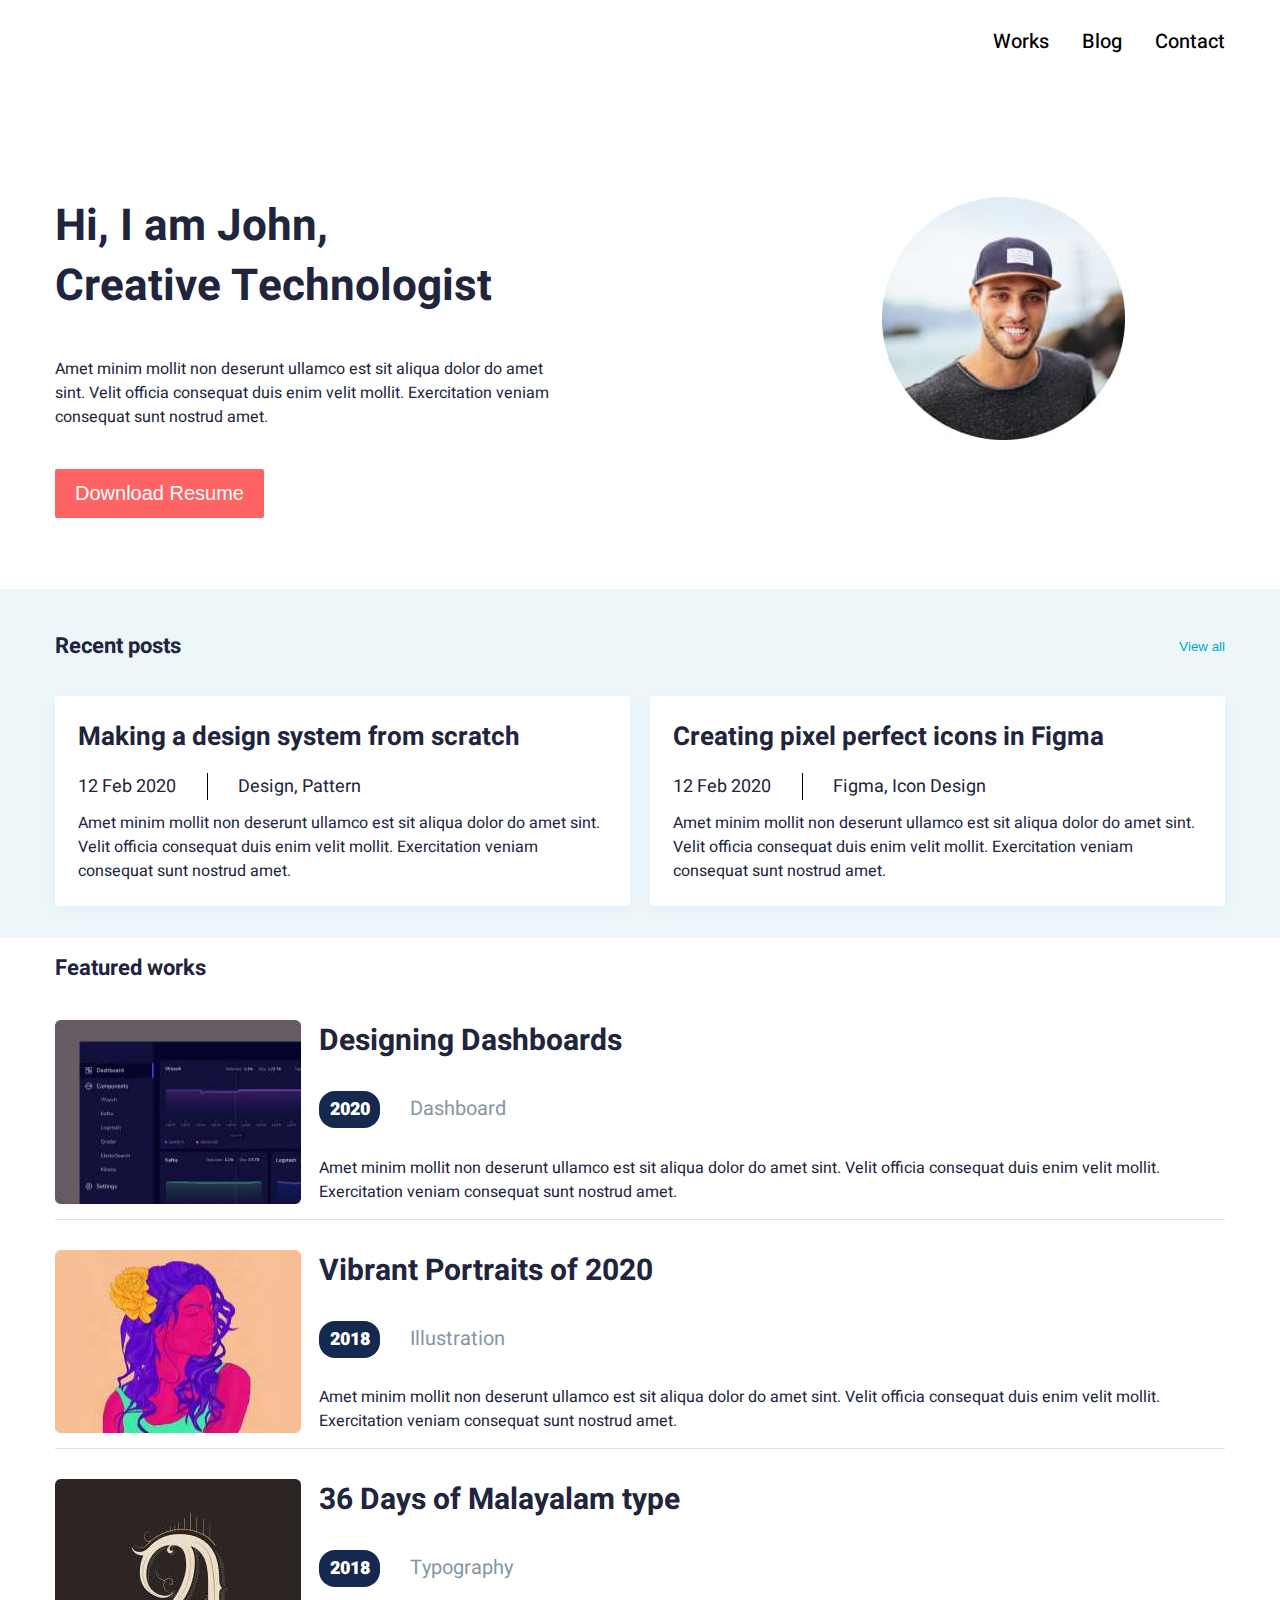
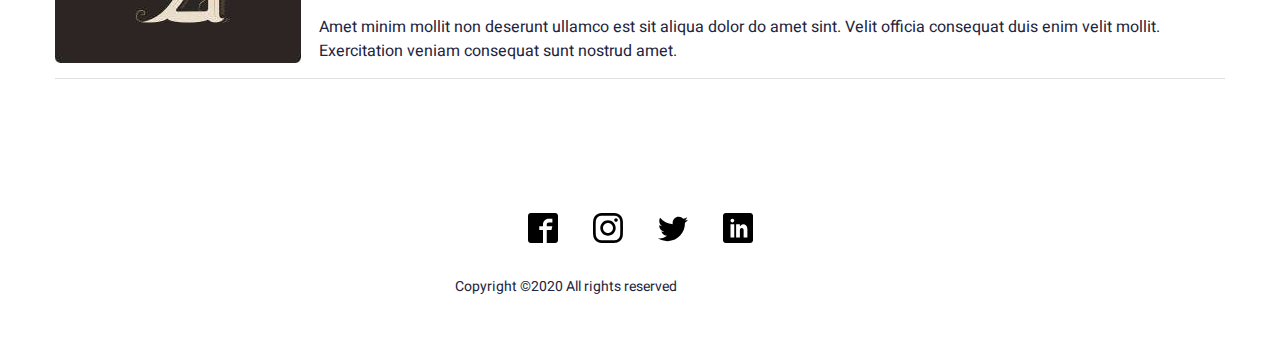
<file: index.html>
<!DOCTYPE html>
<html lang="en">
<head>
    <meta charset="UTF-8">
    <meta http-equiv="X-UA-Compatible" content="IE=edge">
    <meta name="viewport" content="width=device-width, initial-scale=1.0">
    <!-- <link rel="stylesheet" href="https://cdnjs.cloudflare.com/ajax/libs/normalize/8.0.1/normalize.min.css"
        integrity="sha512-NhSC1YmyruXifcj/KFRWoC561YpHpc5Jtzgvbuzx5VozKpWvQ+4nXhPdFgmx8xqexRcpAglTj9sIBWINXa8x5w=="
        crossorigin="anonymous" referrerpolicy="no-referrer" /> -->
        
        <!-- <link
      rel="stylesheet"
      href="https://cdnjs.cloudflare.com/ajax/libs/modern-normalize/1.1.0/modern-normalize.min.css"
      integrity="sha512-wpPYUAdjBVSE4KJnH1VR1HeZfpl1ub8YT/NKx4PuQ5NmX2tKuGu6U/JRp5y+Y8XG2tV+wKQpNHVUX03MfMFn9Q=="
      crossorigin="anonymous"
      referrerpolicy="no-referrer"
    /> -->
    <link rel="preconnect" href="https://fonts.googleapis.com">
    <link rel="preconnect" href="https://fonts.gstatic.com" crossorigin>
    <link href="https://fonts.googleapis.com/css2?family=Heebo:wght@400;500;700;900&family=Inter&display=swap"
        rel="stylesheet">
        <link rel="stylesheet" href="./css/reset.css">
        <link rel="stylesheet" href="./css/styles.css">
    <title>My profile page</title>
</head>
<body>
    <header>
        <section class="header-section">
            <div class="container">
                <nav class="nav-menu">
                    <ul class="nav-container">
                        <li class="nav-item"><a href="/">Works</a></li>
                        <li class="nav-item"><a href="/blog.html">Blog</a></li>
                        <li class="nav-item"><a href="/">Contact</a></li>
                    </ul>
                </nav>
            </div>
        </section>
    </header>
    <main>
        <!-- Section hero -->
        <section class="hero-wrapper">
            <div class="container">
                <div class="hero-main-content">
                    <div class="title-wrapper">
                        <h1 class="hero-title">
                            Hi, I am John,
                            Creative Technologist
                        </h1>
                        <p class="hero-text">Amet minim mollit non deserunt ullamco est sit aliqua dolor do amet sint. Velit officia consequat duis enim velit mollit. Exercitation veniam consequat sunt nostrud amet.</p>
                        <button type="button" class="hero-btn">
                            Download Resume
                        </button>
                    </div>
                    <div class="hero-img-container">
                        <img src="./images/profile_photo.jpg" alt="My photo" class="hero-img"/>
                    </div>
                </div>
            </div>
        </section>
        <!-- Section post -->
        <section class="post-container">
            <div class="container">
                <div class="post-header">
                    <h2 class="post-title"> Recent posts</h2>
                    <button type="button" class="post-btn">
                        View all
                    </button>
                </div>
            <ul class="post-list">
                <li class="post-item">
                    <h3 class="post-item-title">Making a design system from scratch</h3>
                    <div class="post-item-wrapper">
                        <span class="post-item-date">12 Feb 2020</span>
                        <span class="post-item-theme">Design, Pattern</span>
                    </div>
                    <p  class="post-item-text">Amet minim mollit non deserunt ullamco est sit aliqua dolor do amet sint. Velit officia consequat duis enim velit mollit. Exercitation veniam consequat sunt nostrud amet.</p>
                </li>
                <li class="post-item">
                    <h3 class="post-item-title">Creating pixel perfect icons in Figma</h3>
                    <div class="post-item-wrapper">
                        <span class="post-item-date">12 Feb 2020</span>
                        <span class="post-item-theme">Figma, Icon Design</span>
                    </div>
                    <p class="post-item-text">Amet minim mollit non deserunt ullamco est sit aliqua dolor do amet sint. Velit officia consequat duis enim velit mollit. Exercitation veniam consequat sunt nostrud amet.</p>
                </li>
            </ul>
            </div>
        </section>
        <!-- My-works -->
        <section class="works-container">
            <div class="container">
                <h2 class="works-title">Featured works</h2>
                <ul class="works-list">
                    <li class="works-item">
                        <img src="./images/diagram_result.jpg" alt="diagram" class="works-item-image">
                        <div class="works-item-main">
                            <h3 class="works-item-title">Designing Dashboards</h3>
                            <div class="works-item-info">
                                <span class="works-item-date">2020</span>
                                <span class="works-item-class">Dashboard</span>
                            </div>
                            <p class="works-item-text">Amet minim mollit non deserunt ullamco est sit aliqua dolor do amet sint. Velit officia consequat duis enim velit
                            mollit. Exercitation veniam consequat sunt nostrud amet.</p>
                        </div>
                    </li>
                    <li class="works-item"> 
                        <img src="./images/women-portrait_result.jpg" alt="women portrait" class="works-item-image">
                        <div class="works-item-main">
                            <h3 class="works-item-title">Vibrant Portraits of 2020</h3>
                            <div class="works-item-info">
                                <span class="works-item-date">2018</span>
                                <span class="works-item-class">Illustration</span>
                            </div>
                            <p class="works-item-text">Amet minim mollit non deserunt ullamco est sit aliqua dolor do amet sint. Velit officia consequat duis enim velit
                            mollit. Exercitation veniam consequat sunt nostrud amet.</p>
                        </div>
                    </li>
                    <li class="works-item"> 
                        <img src="./images/symbol_result.jpg" alt="symbol 'A'" class="works-item-image">
                        <div class="works-item-main">
                            <h3 class="works-item-title">36 Days of Malayalam type</h3>
                            <div class="works-item-info">
                                <span class="works-item-date">2018</span>
                                <span class="works-item-class">Typography</span>
                            </div>
                            <p class="works-item-text">Amet minim mollit non deserunt ullamco est sit aliqua dolor do amet sint. Velit officia consequat duis enim velit
                            mollit. Exercitation veniam consequat sunt nostrud amet.</p>
                        </div>
                    </li>
                </ul>
            </div>
        </section>
    </main>
    <footer>
        <section class="footer-section">
            <div class="container">
                <ul class="footer-list">
                    <li class="footer-item">
                        <a class="footer-link" href="">
                            <svg class="footer-icon" width="30" height="30">
                                <use href="./images/icons.svg#icon-facebook"></use>
                            </svg>
                        </a>
                    </li>
                    <li class="footer-item">
                        <a class="footer-link" href="">
                            <svg class="footer-icon" width="30" height="30">
                                <use href="./images/icons.svg#icon-instagram"></use>
                            </svg>
                        </a>
                    </li>
                    <li class="footer-item">
                        <a class="footer-link" href="">
                            <svg class="footer-icon" width="30" height="30">
                                <use href="./images/icons.svg#icon-twitter"></use>
                            </svg>
                        </a>
                    </li>
                    <li class="footer-item">
                        <a class="footer-link" href="">
                            <svg class="footer-icon" width="30" height="30">
                                <use href="./images/icons.svg#icon-linkedin"></use>
                            </svg>
                        </a>
                    </li>
                </ul>
                <p class="footer-title">Copyright &copy;2020 All rights reserved</p>
            </div>
        </section>
    </footer>
</body>
</html>
</file>
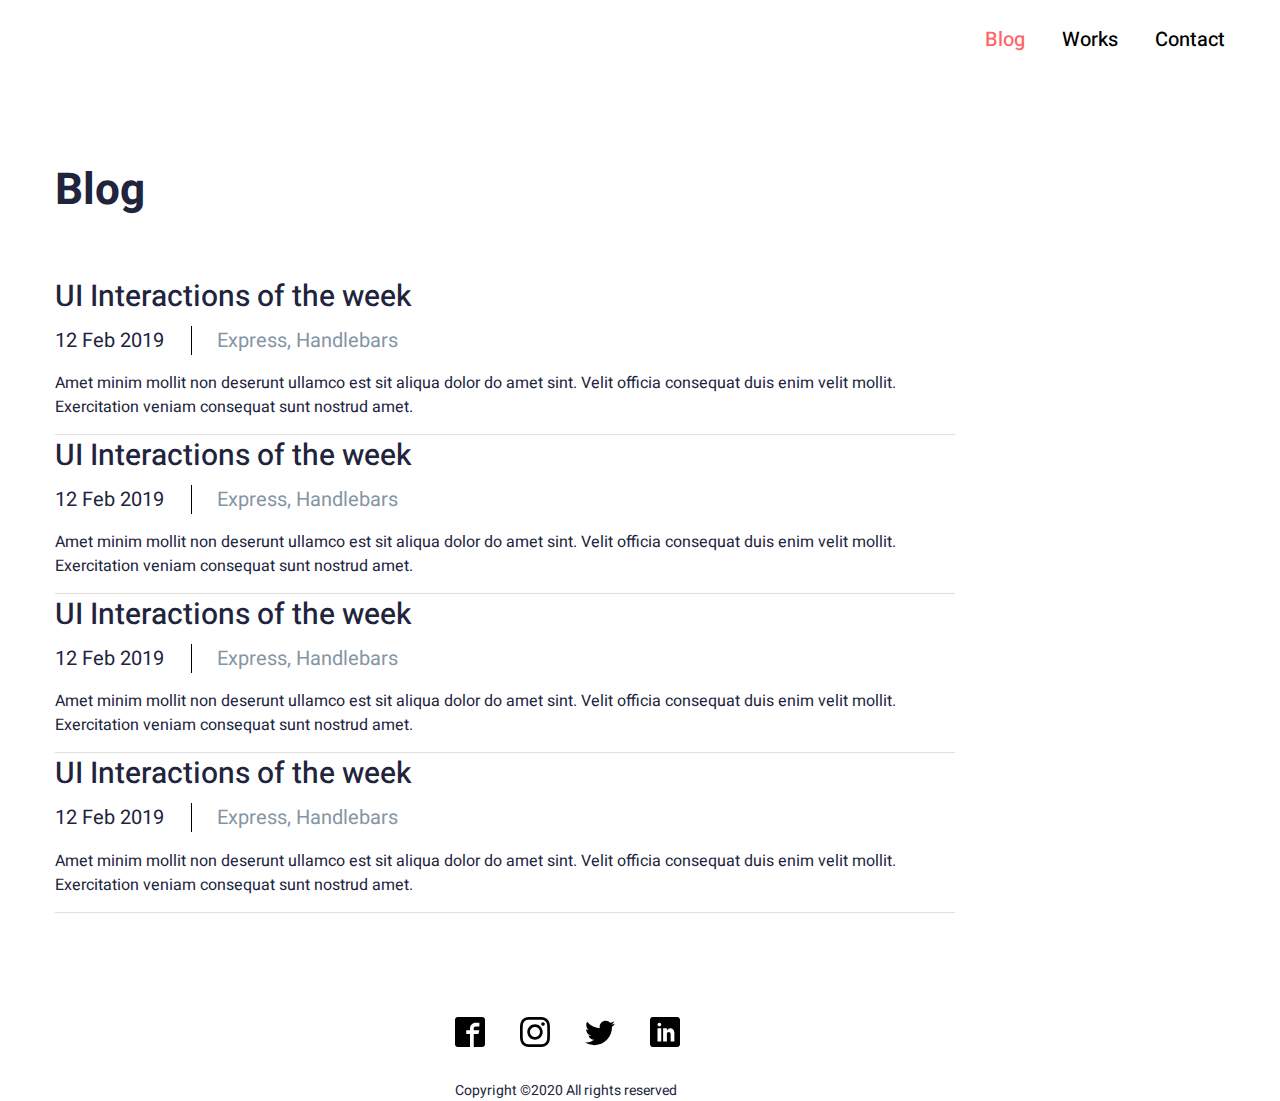
<file: Blog.html>
<!DOCTYPE html>
<html lang="en">
<head>
    <meta charset="UTF-8">
    <meta http-equiv="X-UA-Compatible" content="IE=edge">
    <meta name="viewport" content="width=device-width, initial-scale=1.0">
    <title>Document</title>
    <link rel="stylesheet" href="/css/reset.css">
    <link rel="stylesheet" href="/css/styles.css">
    <link href="https://fonts.googleapis.com/css2?family=Heebo:wght@400;500;700;900&family=Inter&display=swap"
    rel="stylesheet">
</head>
<body>
    <header>
        <section class="blog-header-section">
            <div class="container">
                <nav class="blog-nav">
                    <ul class="header-list">
                        <li class="header-item"> <a href="/">Blog </a></li>
                        <li class="header-item"> <a href="/">Works </a></li>
                        <li class="header-item"> <a href="/">Contact </a></li>
                    </ul>
                </nav>
            </div>
        </section>
    </header>
    <main>
        <section class="main-blog-section">
            <div class="container">
                <h1 class="blog-title">Blog</h1>
                <ul class="blog-list">
                    <li class="blog-item">
                        <h2 class="blog-item-title">UI Interactions of the week</h2>
                        <div class="blog-item-wrapper">
                            <span class="blog-item-date">12 Feb 2019</span>
                            <span class="blog-item-theme">Express, Handlebars</span>
                        </div>
                        <p class="blog-item-text">Amet minim mollit non deserunt ullamco est sit aliqua dolor do amet sint. Velit officia consequat duis enim velit mollit. Exercitation veniam consequat sunt nostrud amet.</p>
                    </li>
                    <li class="blog-item">
                        <h2 class="blog-item-title">UI Interactions of the week</h2>
                        <div class="blog-item-wrapper">
                            <span class="blog-item-date">12 Feb 2019</span>
                            <span class="blog-item-theme">Express, Handlebars</span>
                        </div>
                        <p class="blog-item-text">Amet minim mollit non deserunt ullamco est sit aliqua dolor do amet sint. Velit officia consequat duis enim velit mollit. Exercitation veniam consequat sunt nostrud amet.</p>
                    </li>
                    <li class="blog-item">
                        <h2 class="blog-item-title">UI Interactions of the week</h2>
                        <div class="blog-item-wrapper">
                            <span class="blog-item-date">12 Feb 2019</span>
                            <span class="blog-item-theme">Express, Handlebars</span>
                        </div>
                        <p class="blog-item-text">Amet minim mollit non deserunt ullamco est sit aliqua dolor do amet sint. Velit officia consequat duis enim velit mollit. Exercitation veniam consequat sunt nostrud amet.</p>
                    </li>
                    <li class="blog-item">
                        <h2 class="blog-item-title">UI Interactions of the week</h2>
                        <div class="blog-item-wrapper">
                            <span class="blog-item-date">12 Feb 2019</span>
                            <span class="blog-item-theme">Express, Handlebars</span>
                        </div>
                        <p class="blog-item-text">Amet minim mollit non deserunt ullamco est sit aliqua dolor do amet sint. Velit officia consequat duis enim velit mollit. Exercitation veniam consequat sunt nostrud amet.</p>
                    </li>
                </ul>
            </div>
        </section>
    </main>
    <footer>
        <section class="blog-footer-section">
            <div class="container">
                <ul class="blog-footer-list">
                    <li class="blog-footer-item">
                        <a href="" class="blog-footer-item-link">
                            <svg class="blog-footer-icon" width="30" height="30">
                                <use href="./images/icons.svg#icon-facebook"></use>
                            </svg>
                        </a>
                    </li>
                    <li class="blog-footer-item">
                        <a href="" class="blog-footer-item-link">
                            <svg class="blog-footer-icon" width="30" height="30">
                                <use href="/images/icons.svg#icon-instagram"></use>
                            </svg>
                        </a>
                    </li>
                    <li class="blog-footer-item">
                        <a href="" class="blog-footer-item-link">
                            <svg class="blog-footer-icon" width="30" height="30">
                                <use href="/images/icons.svg#icon-twitter"></use>
                            </svg>
                        </a>
                    </li>
                    <li class="blog-footer-item">
                        <a href="" class="blog-footer-item-link">
                            <svg class="blog-footer-icon" width="30" height="30">
                                <use href="/images/icons.svg#icon-linkedin"></use>
                            </svg>
                        </a>
                    </li>
                </ul>
                <p class="footer-title">Copyright &copy;2020 All rights reserved </p> 
            </div>
        </section>
    </footer>
</body>
</html>
</file>
<file: css/styles.css>
/* colors palette */

:root{
    --primary-text-color: #21243D;
    --accent-color:#FF6464;
    --background-color:#fff;
    --secondary-text-color:#000;
    --posts-section-bg: #EDF7FA;
    --view-btn-color:#00A8CC;
    --works-dates-bgc-color:#142850;
    --works-type-color:#8695A4;
    --works-line-color :#E0E0E0;

    --fw-extra-bold: 900;
    --fw-bold: 700;
    --fw-medium: 500;

    --fs-large:44px;
    --fs-medium:30px;

}

body{
    background-color: var(--background-color);
    color: var(--primary-text-color);
    
    font-family: 'Heebo';
    font-weight: 400;
    font-size: 16px;
    line-height: 1.5;
}
.container .nav-container:nth-child(2){
    color:teal;
}
.container{
    width: 1200px;
    padding: 0 15px;

    margin-left: auto;
    margin-right: auto;
}

.header-section{
    padding-top: 27px;
}

.nav-container{
    display: flex;
    justify-content: flex-end;
    align-items: center;
}

.nav-item:not(:first-child){
    margin-left: 33px;
}

/* header-section styles */
.nav-item, .header-item{
    color:var(--secondary-text-color);
    height: 30px;
}

.nav-item,
.header-item, .hero-btn {
    font-weight: var(--fw-medium);
}
.nav-item,
.header-item,
.hero-btn, 
.works-item-class,
.blog-item-date,
.blog-item-theme {
    font-size: 20px;
    line-height: 1.47;
}
.nav-item:hover, .nav-item:focus{
    color: var(--accent-color);
}
.header-item:hover, .header-item:focus{
    color: var(--accent-color);
}

.hero-wrapper{
    padding-top: 140px;
    padding-bottom: 71px;
}

.hero-main-content{
    display: flex;
    align-items: start;
    justify-content: space-between;
    padding-right: 100px;
}

.hero-title{
    width: 446px;
}

.hero-text{
    margin-top: 40px;
    width: 497px;
}


.hero-title, .blog-title {
    font-weight: var(--fw-bold);
    font-size: var(--fs-large);
    line-height: 1.36;
}

/* section hero */
.hero-btn{
    margin-top: 40px;
    padding: 10px 20px;
    border-radius: 2px;
    color: var(--background-color);
    background-color: var(--accent-color);
}


/* section-posts */
.post-container{
    padding-top: 27px;
    padding-bottom: 32px;
    background-color: var(--posts-section-bg);
}
.post-header{
    display: flex;
    justify-content: space-between;
}
.post-list{
    display: flex;
    align-items: center;
    margin-left: -20px;
    margin-top: 20px;
}
.post-title, .works-title{
    font-size: 22px;
    line-height: 2.73;
}
.post-btn{
    background: transparent;
    outline: none;
    cursor: pointer;
    color: var(--view-btn-color);
}
.post-item{
    flex-basis: calc(100% / 2 - 20px);
    padding: 23px;
    margin-left: 20px;
    background-color: var(--background-color);
    box-shadow: 0px 4px 10px rgba(187, 225, 250, 0.25);
    border-radius: 4px;
}
/* .post-item:not(:first-child) {
        margin-left: 20px;
} */
.post-item-title{
    font-weight: var(--fw-bold);
    font-size: 26px;
    line-height: 1.46;
}
.post-item-wrapper{
    margin-top: 17px;
    font-size: 18px;
    line-height: 1.44;
}
.post-item-date{
    padding-right: 31px;
    border-right: 1px solid #000;

}
.post-item-theme{
    margin-left: 26px;
}
.post-item-text{
    margin-top: 11px;
}

/* works section */
.works-list{
    margin-top: 22px;
}
.works-item{
    display: flex;
    padding-bottom: 15px;
    border-bottom: 1px solid #E0E0E0;
}
.works-item:not(:first-child) {
    margin-top: 30px;
}
.works-item-main{
    margin-left: 18px;
}
.works-item-class, .blog-item-theme{
    color: var(--works-type-color);
}
.works-item-info, .works-item-text,.blog-item-text{
    margin-top: 16px;
}

.works-item-date{
    padding: 5px 10.5px;
    border-radius: 16px;
    background-color:var(--works-dates-bgc-color);
    color: var(--background-color);
    font-weight: var(--fw-extra-bold);
    font-size: 18px;
    line-height: 3.33;
}
.works-item-class{
    margin-left: 26px;
}
.works-item-title{
    font-weight: var(--fw-bold);
    font-size: var(--fs-medium);
    line-height: 1.46;
}

/* footer section */

.footer-section{
    padding-top: 134px;
    padding-bottom: 54px;
}

.footer-link:hover .footer-icon,
.footer-link:focus .footer-icon{
    fill: var(--accent-color);
    cursor: pointer;
}

.footer-title{
    margin-top: 26px;
    font-size: 14px;
    padding-left: 400px;
}

.footer-list{
    display: flex;
    column-gap: 35px;
    justify-content: center;
}

/* Blog page styles */
.blog-footer-item-link:hover .blog-footer-icon,
.blog-footer-item-link:focus .blog-footer-icon {
    fill: var(--accent-color);
    cursor: pointer;
}

.blog-header-section{
    padding-top: 25px;
}

.header-item:first-child {
    color: var(--accent-color);
}

.header-list{
    display: flex;
    justify-content: end;
}

.header-item:not(:first-child){
    margin-left: 37px;
}

.main-blog-section{
    padding-top: 106px;
}

.blog-list{
    display: flex;
    flex-direction: column;
    margin-top: 55px;
}

.blog-item-title{
    font-weight: var(--fw-medium);
    font-size: 30px;
    line-height: 1.46;
}

.blog-item{
    width: 900px;
    padding-bottom: 15px;
    border-bottom: 1px solid #E0E0E0;
}

.blog-item-wrapper{
    margin-top: 6px;
}

.blog-item-date{
    padding-right: 26.5px;
    border-right: 1px solid #000000;
}

.blog-item-theme{
    margin-left: 21px;
}

.blog-footer-list{
    display: flex;
    padding-left: 400px;
}

.blog-footer-item:not(:first-child){
    margin-left: 35px;
}

.blog-footer-section{
    padding-top: 104px;
}
</file>
